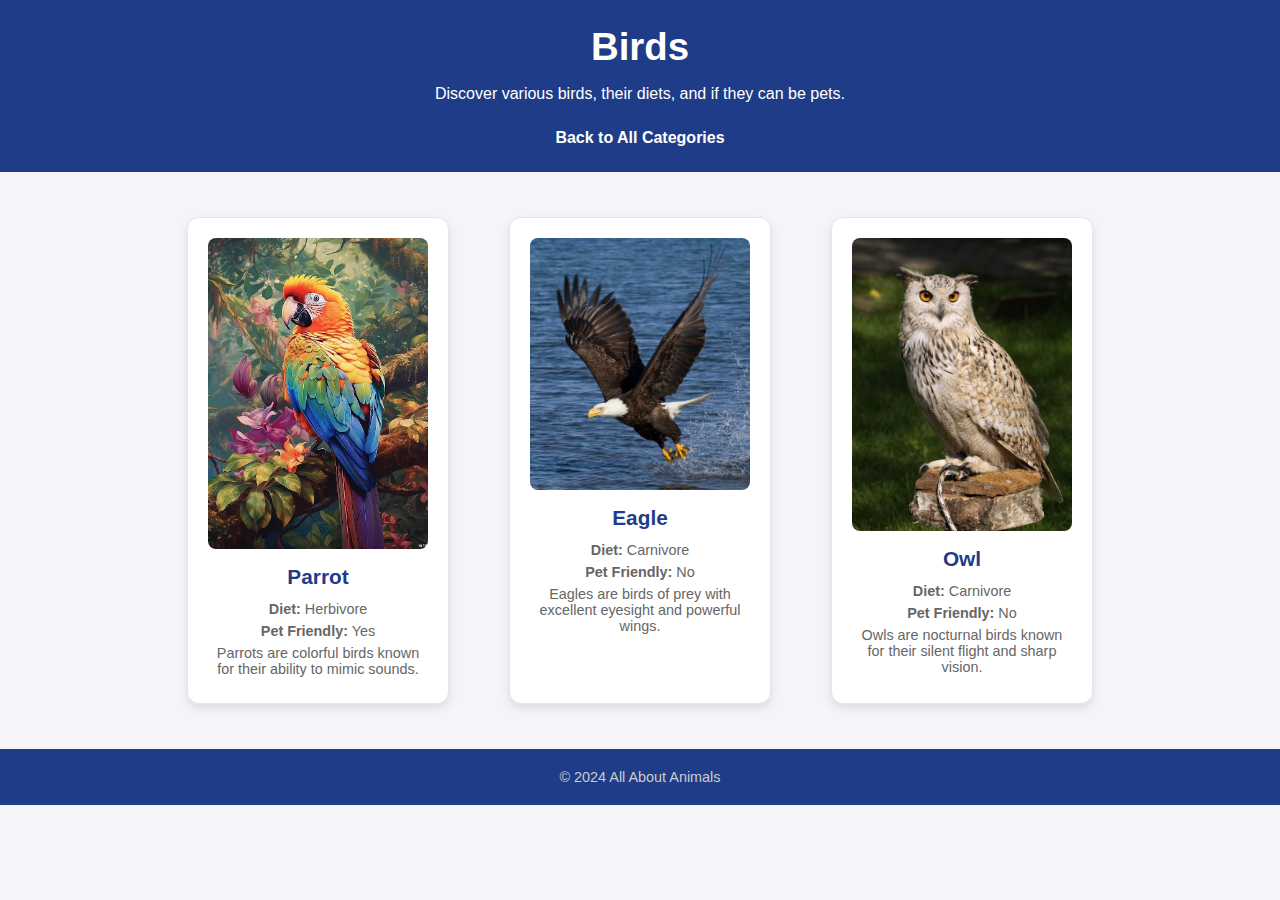
<file: Birds.html>
<!DOCTYPE html>
<html lang="en">
<head>
  <meta charset="UTF-8">
  <meta name="viewport" content="width=device-width, initial-scale=1.0">
  <title>All About Birds</title>
  <link rel="stylesheet" href="style.css">
</head>
<body>

  <header>
    <h1>Birds</h1>
    <p>Discover various birds, their diets, and if they can be pets.</p>
    <a href="index.html" class="back-link">Back to All Categories</a>
  </header>

  <section id="birds">
    <div class="animal-list">
      <div class="animal-card">
        <img src="Parrot.jpg" alt="Parrot">
        <h3>Parrot</h3>
        <p><strong>Diet:</strong> Herbivore</p>
        <p><strong>Pet Friendly:</strong> Yes</p>
        <p>Parrots are colorful birds known for their ability to mimic sounds.</p>
      </div>

      <div class="animal-card">
        <img src="Eagle.jpg" alt="Eagle">
        <h3>Eagle</h3>
        <p><strong>Diet:</strong> Carnivore</p>
        <p><strong>Pet Friendly:</strong> No</p>
        <p>Eagles are birds of prey with excellent eyesight and powerful wings.</p>
      </div>

      <div class="animal-card">
        <img src="Owl.jpeg" alt="Owl">
        <h3>Owl</h3>
        <p><strong>Diet:</strong> Carnivore</p>
        <p><strong>Pet Friendly:</strong> No</p>
        <p>Owls are nocturnal birds known for their silent flight and sharp vision.</p>
      </div>
    </div>
  </section>

  <footer>
    <p>&copy; 2024 All About Animals</p>
  </footer>

</body>
</html>
</file>
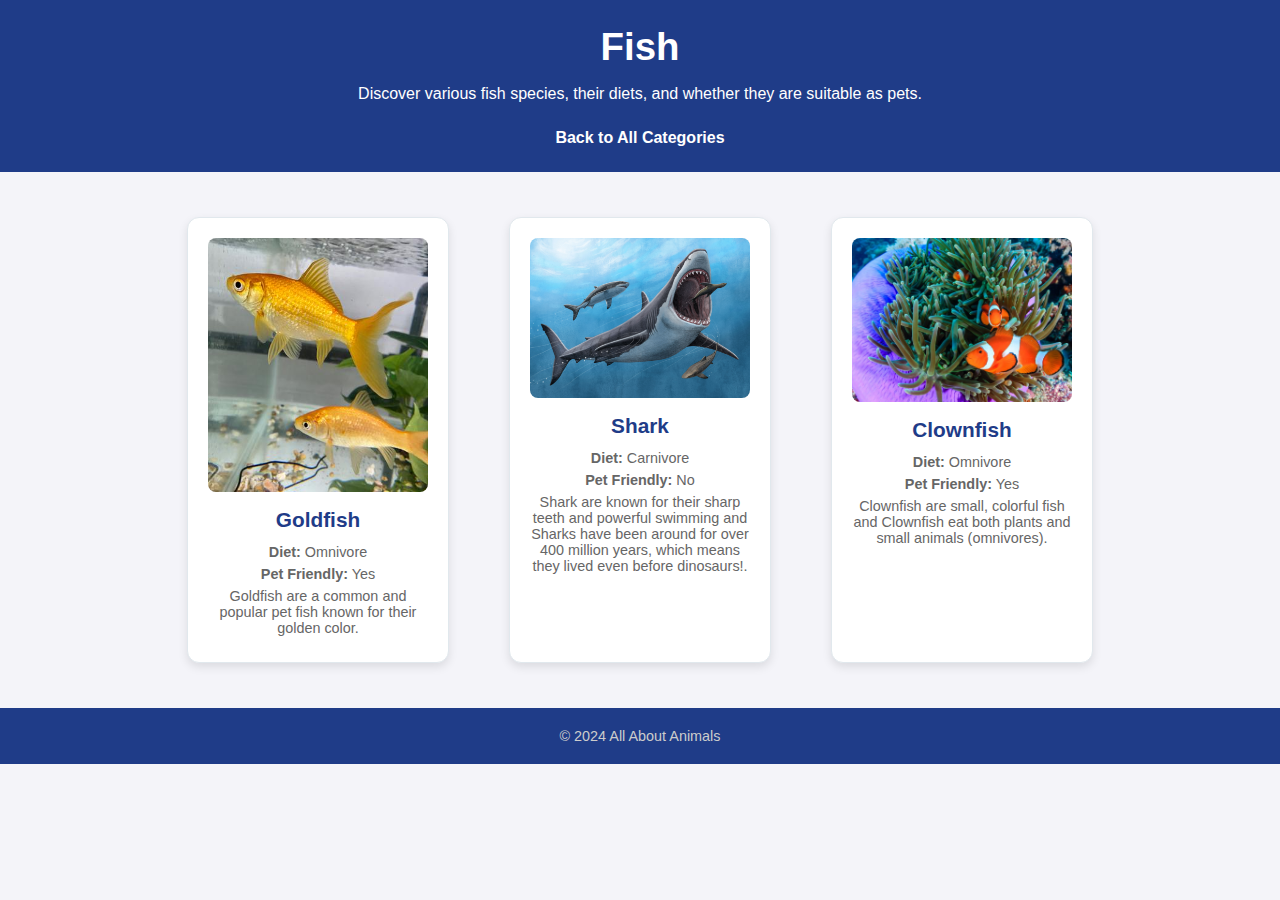
<file: fish.html>
<!DOCTYPE html>
<html lang="en">
<head>
  <meta charset="UTF-8">
  <meta name="viewport" content="width=device-width, initial-scale=1.0">
  <title>All About Fish</title>
  <link rel="stylesheet" href="./style.css">
</head>
<body>

  <header>
    <h1>Fish</h1>
    <p>Discover various fish species, their diets, and whether they are suitable as pets.</p>
    <a href="index.html" class="back-link">Back to All Categories</a>
  </header>

  <section id="fish">
    <div class="animal-list">
      <div class="animal-card">
        <img src="Goldfish.jpg" alt="Goldfish">
        <h3>Goldfish</h3>
        <p><strong>Diet:</strong> Omnivore</p>
        <p><strong>Pet Friendly:</strong> Yes</p>
        <p>Goldfish are a common and popular pet fish known for their golden color.</p>
      </div>

      <div class="animal-card">
        <img src="Shark.jpg" alt="Shark">
        <h3>Shark</h3>
        <p><strong>Diet:</strong> Carnivore</p>
        <p><strong>Pet Friendly:</strong> No</p>
        <p>Shark are known for their sharp teeth and powerful swimming and Sharks have been around for over 400 million years, which means they lived even before dinosaurs!.</p>
      </div>

      <div class="animal-card">
        <img src="Clownfish.jpg" alt="Clownfish">
        <h3>Clownfish</h3>
        <p><strong>Diet:</strong> Omnivore</p>
        <p><strong>Pet Friendly:</strong> Yes</p>
        <p>Clownfish are small, colorful fish and Clownfish eat both plants and small animals (omnivores).</p>
      </div>
    </div>
  </section>

  <footer>
    <p>&copy; 2024 All About Animals</p>
  </footer>

</body>
</html>
</file>
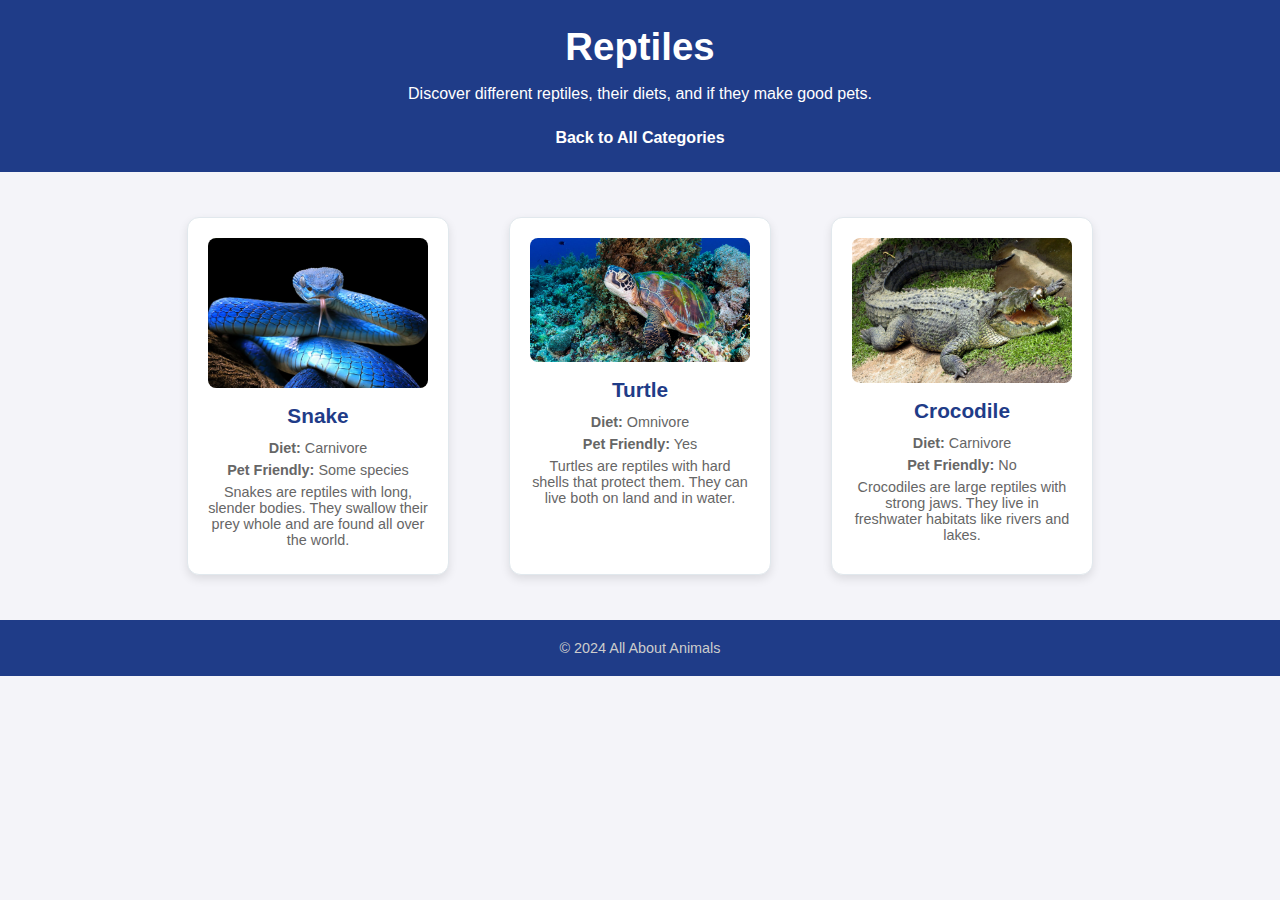
<file: Reptiles.html>
<!DOCTYPE html>
<html lang="en">
<head>
  <meta charset="UTF-8">
  <meta name="viewport" content="width=device-width, initial-scale=1.0">
  <title>All About Reptiles</title>
  <link rel="stylesheet" href="style.css">
</head>
<body>

  <header>
    <h1>Reptiles</h1>
    <p>Discover different reptiles, their diets, and if they make good pets.</p>
    <a href="index.html" class="back-link">Back to All Categories</a>
  </header>

  <section id="reptiles">
    <div class="animal-list">

      <div class="animal-card">
        <img src="Snake.webp" alt="Snake">
        <h3>Snake</h3>
        <p><strong>Diet:</strong> Carnivore</p>
        <p><strong>Pet Friendly:</strong> Some species</p>
        <p>Snakes are reptiles with long, slender bodies. They swallow their prey whole and are found all over the world.</p>
      </div>

      <div class="animal-card">
        <img src="Turtle.avif" alt="Turtle">
        <h3>Turtle</h3>
        <p><strong>Diet:</strong> Omnivore</p>
        <p><strong>Pet Friendly:</strong> Yes</p>
        <p>Turtles are reptiles with hard shells that protect them. They can live both on land and in water.</p>
      </div>

      <div class="animal-card">
        <img src="crocodile.webp" alt="Crocodile">
        <h3>Crocodile</h3>
        <p><strong>Diet:</strong> Carnivore</p>
        <p><strong>Pet Friendly:</strong> No</p>
        <p>Crocodiles are large reptiles with strong jaws. They live in freshwater habitats like rivers and lakes.</p>
      </div>
    </div>
  </section>

  <footer>
    <p>&copy; 2024 All About Animals</p>
  </footer>

</body>
</html>
</file>
<file: style.css>
/* body {
  font-family: Arial, sans-serif;
  background-color: #f4f4f9;
  color: #333333;
}

.intro {
  position: relative;
  text-align: center;
  color: white;
}

.intro-image {
  width: 100%;
  height: 80vh;
  object-fit: cover;
}

.intro-text {
  position: absolute;
  top: 50%;
  left: 50%;
  transform: translate(-50%, -50%);
  text-align: center;
}

.intro-text h1 {
  font-size: 2.5em;
  margin-bottom: 0.5em;
  color: black;
}

.intro-text p {
  font-size: 1.2em;
  margin-bottom: 1em;
  color: black;
}

.explore-btn {
  padding: 10px 20px;
  background-color: #4CAF50;
  color: #fff;
  font-weight: bold;
  border: none;
  border-radius: 8px;
  cursor: pointer;
  transition: background-color 0.3s ease;
}

.explore-btn:hover {
  background-color: #45a049;
}

.categories, .animal-list {
  text-align: center;
  margin: 30px;
}

.category-list a {
  display: inline-block;
  margin: 8px;
  padding: 10px 20px;
  background-color: #2176ae;
  color: #ffffff;
  text-decoration: none;
  border-radius: 30px;
  font-size: 1em;
  border: 2px solid #1f3c88;
  transition: background-color 0.3s ease, transform 0.2s ease;
}

.category-list a:hover {
  background-color: #1c5d99;
  transform: scale(1.05);
}

.information {
  padding: 2.5em;
  background-color: #eaeff2;
}

.information h1 {
  text-align: center;
  font-size: 2em;
  color: #333333;
}

.information hr {
  border: none;
  height: 3px;
  background-color: #1f3c88;
  width: 90%;
  margin: 1.5em auto;
  border-radius: 5px;
}

.information .content {
  display: flex;
  align-items: flex-start;
}

.information .text {
  flex: 1;
  padding-right: 20px;
}

.information .image img {
  width: 100%;
  max-width: 500px;
  height: auto;
}

header {
  background-color: #1f3c88;
  text-align: center;
  padding: 25px;
  color: #ffffff;
}

header h1 {
  color: #ffffff;
  font-size: 2.4em;
  margin: 0;
}

.carousel-section {
  background-color: #2555cf;
  padding: 20px;
  margin: 20px 0;
  text-align: center;
  color: #ffffff;
}

.carousel-title {
  font-size: 1.8em;
  margin-bottom: 15px;
}

.carousel-container {
  display: flex;
  align-items: center;
  justify-content: center;
  overflow: hidden;
  position: relative;
}

.carousel-track-container {
  overflow: hidden;
  width: 80%;
}

.carousel-track {
  display: flex;
  transition: transform 0.5s ease;
}
.carousel-item {
  min-width: 200px; 
  margin: 0 10px;
  background-color: #ffffff;
  padding: 15px; 
  border-radius: 8px;
  text-align: center;
  color: #333;
}

.carousel-item img {
  width: 100%;
  height: 140px; 
  object-fit: cover;
  border-radius: 8px;
}

.carousel-item p {
  margin-top: 10px;
  font-weight: bold;
}


.carousel-btn {
  background-color: #1f3c88;
  border: none;
  color: #ffffff;
  font-size: 1.5em;
  cursor: pointer;
  position: absolute;
  top: 50%;
  transform: translateY(-50%);
  padding: 12px;
  border-radius: 50%;
  box-shadow: 0 4px 8px rgba(0, 0, 0, 0.2); 
  transition: background-color 0.3s ease, transform 0.2s ease;
}

.carousel-btn:hover {
  background-color: #003366; 
  transform: scale(1.1); 
}

.left-btn {
  left: 15px;
}

.right-btn {
  right: 15px;
}


.animal-facts {
  background-color: #f0f3f5;
  padding: 20px;
  text-align: center;
  border-radius: 8px;
  margin: 20px 0;
}

.animal-facts h2 {
  color: #1f3c88;
  font-size: 1.8em;
  margin-bottom: 15px;
}

.animal-facts ul {
  list-style-type: none;
  padding: 0;
}

.animal-facts li {
  font-size: 1.1em;
  color: #333333;
  margin: 8px 0;
}

footer {
  background-color: #1f3c88;
  color: #ffffff;
  padding: 20px;
  text-align: center;
}

.footer-content {
  display: flex;
  flex-direction: column;
  align-items: center;
  gap: 10px;
}

.social-icons {
  display: flex;
  gap: 15px;
  justify-content: center;
}

.social-icons a {
  display: inline-flex;
  align-items: center;
  justify-content: center;
  width: 100px;
  height: 90px;
  border-radius: 50%;
  transition: transform 0.3s;
}

.social-icons a:hover {
  transform: scale(1.1);
}

.social-icons img {
  width: 50px;
  height: 50px;
}

footer p {
  margin: 0;
  font-size: 0.9em;
  color: #cccccc; 
}

.animal-list {
  display: flex;
  flex-wrap: wrap;
  justify-content: center;
  gap: 25px;
  padding: 25px;
}

.animal-card {
  background-color: #ffffff;
  width: 280px;
  border: 1px solid #e1e8ed;
  padding: 20px;
  margin: 10px auto;
  text-align: center;
  border-radius: 12px;
  box-shadow: 0 4px 10px rgba(0, 0, 0, 0.1);
}

.animal-card img {
  width: 100%;
  height: auto;
  border-radius: 8px;
}

.animal-card h3 {
  color: #1f3c88;
  margin: 12px 0;
  font-size: 1.3em;
}

.animal-card p {
  font-size: 0.9em;
  color: #666666;
  margin: 6px 0;
}

.back-link {
  color: #ffffff; 
  font-weight: bold;
  text-decoration: none;
  font-size: 1em;
  margin-top: 10px;
  display: inline-block;
  transition: color 0.3s ease;
}

.back-link:hover {
  color: #ffd700; 
} */


body {
  font-family: Arial, sans-serif;
  background-color: #f4f4f9;
  color: #333333;
  margin: 0;
  padding: 0;
}

header {
  background-color:  #1f3c88;
  text-align: center;
  padding: 25px;
  color: #ffffff;
}

header h1 {
  color: #ffffff;
  font-size: 2.4em;
  margin: 0;
}

.intro {
  position: relative;
  text-align: center;
}

.intro-image {
  width: 100%;
  height: 80vh;
  object-fit: cover;
}

.intro-text {
  position: absolute;
  top: 50%;
  left: 50%;
  transform: translate(-50%, -50%);
  color: black;
  text-align: center;
}

.intro-text h1 {
  font-size: 2.5em;
  margin-bottom: 0.5em;
  color: black;
}

.intro-text p {
  font-size: 1.2em;
  margin-bottom: 1em;
  color: black;
}

/* Explore Button */
.explore-btn {
  padding: 10px 20px;
  background-color: #4CAF50;
  color: #fff;
  font-weight: bold;
  border: none;
  border-radius: 8px;
  cursor: pointer;
  transition: background-color 0.3s ease;
}

.explore-btn:hover {
  background-color: #45a049;
}

/* Categories Section */
.categories, .animal-facts {
  text-align: center;
  margin: 30px;
}

.category-list a {
  display: inline-block;
  margin: 8px;
  padding: 10px 20px;
  background-color: #2176ae;
  color: #ffffff;
  text-decoration: none;
  border-radius: 30px;
  font-size: 1em;
  border: 2px solid #1f3c88;
  transition: background-color 0.3s ease, transform 0.2s ease;
}

.category-list a:hover {
  background-color: #1c5d99;
  transform: scale(1.05);
}

/* Information Section */
.information {
  padding: 2.5em;
  background-color: #eaeff2;
}

.information h1 {
  text-align: center;
  font-size: 2em;
  color: #333333;
}

.information hr {
  border: none;
  height: 3px;
  background-color: #1f3c88;
  width: 90%;
  margin: 1.5em auto;
  border-radius: 5px;
}

/* .information .content {
  display: flex;
  align-items: flex-start;
  gap: 20px;
  max-width: 800px;
  margin: 0 auto;
}

.information .text {
  flex: 1;
  padding-right: 20px;
}

.information .image img {
  width: 100%;
  max-width: 500px;
  height: auto;
  border-radius: 8px;
} */

/* .information .content {
  display: flex;
  align-items: flex-start; 
  gap: 30px; 
  max-width: 900px;
  margin: 0 auto; 
}

.information .text {
  flex: 2; 
  padding-right: 20px;
}

.information .image img {
  width: 100%;
  max-width: 400px; 
  height: auto;
  border-radius: 8px;
  box-shadow: 0 4px 10px rgba(0, 0, 0, 0.1); 
} */

/* Background color for the information section */
.information {
  padding: 2.5em;
  background-color: #eaeff2; /* Light blue background */
}

/* Header text color in the information section */
.information h1 {
  text-align: center;
  font-size: 2em;
  color: #1f3c88; /* Dark blue text color */
}

/* Horizontal line color under the header */
.information hr {
  border: none;
  height: 3px;
  background-color: #1f3c88; /* Dark blue color for the line */
  width: 90%;
  margin: 1.5em auto;
  border-radius: 5px;
}

.information .content {
  display: flex;
  align-items: flex-start; /* Aligns items at the top */
  gap: 5px; /* Minimal space between text and image */
  max-width: 1200px; /* Adjust the width as needed */
  margin: 0 auto;
}

.information .text {
  flex: 3; /* Increases width of the text section */
  line-height: 1.6; /* Improves readability */
  color: #333333;
}

.information .image {
  flex: 1; /* Smaller space for the image */
}

.information .image img {
  width: 100%;
  max-width: 350px; /* Adjust the image size */
  height: auto;
  border-radius: 8px;
  box-shadow: 0 4px 10px rgba(0, 0, 0, 0.1); /* Optional shadow for effect */
}



/* Carousel Section */
.carousel-section {
  background-color: #2555cf;
  padding: 20px;
  margin: 20px 0;
  text-align: center;
  color: #ffffff;
}

.carousel-title {
  font-size: 1.8em;
  margin-bottom: 15px;
}

.carousel-container {
  display: flex;
  align-items: center;
  justify-content: center;
  overflow: hidden;
  position: relative;
}

.carousel-track-container {
  overflow: hidden;
  width: 80%;
}

.carousel-track {
  display: flex;
  transition: transform 0.5s ease;
}

.carousel-item {
  min-width: 200px;
  margin: 0 10px;
  background-color: #ffffff;
  padding: 15px;
  border-radius: 8px;
  text-align: center;
  color: #333;
}

.carousel-item img {
  width: 100%;
  height: 140px;
  object-fit: cover;
  border-radius: 8px;
}

.carousel-item p {
  margin-top: 10px;
  font-weight: bold;
}

.carousel-btn {
  background-color: #1f3c88;
  border: none;
  color: #ffffff;
  font-size: 1.5em;
  cursor: pointer;
  position: absolute;
  top: 50%;
  transform: translateY(-50%);
  padding: 12px;
  border-radius: 50%;
  box-shadow: 0 4px 8px rgba(0, 0, 0, 0.2);
  transition: background-color 0.3s ease, transform 0.2s ease;
}

.carousel-btn:hover {
  background-color: #003366;
  transform: scale(1.1);
}

.left-btn {
  left: 15px;
}

.right-btn {
  right: 15px;
}

/* Animal Facts Section */
.animal-facts {
  background-color: #f0f3f5;
  padding: 20px;
  text-align: center;
  border-radius: 8px;
  margin: 20px 0;
}

.animal-facts h2 {
  color: #1f3c88;
  font-size: 1.8em;
  margin-bottom: 15px;
}

.animal-facts ul {
  list-style-type: none;
  padding: 0;
}

.animal-facts li {
  font-size: 1.1em;
  color: #333333;
  margin: 8px 0;
}




/* Footer */
footer {
  background-color: #1f3c88;
  color: #ffffff;
  padding: 20px;
  text-align: center;
}

.footer-content {
  display: flex;
  flex-direction: column;
  align-items: center;
  gap: 10px;
}

.social-icons {
  display: flex;
  gap: 15px;
  justify-content: center;
}

.social-icons a {
  display: inline-flex;
  align-items: center;
  justify-content: center;
  width: 50px;
  height: 50px;
  border-radius: 50%;
  transition: transform 0.3s;
}

.social-icons a:hover {
  transform: scale(1.1);
}

.social-icons img {
  width: 30px;
  height: 30px;
}

footer p {
  margin: 0;
  font-size: 0.9em;
  color: #cccccc;
}

/* Animal List and Cards */
/* .animal-list {
  display: flex;
  flex-wrap: wrap;
  justify-content: center;
  gap: 30px; 
  padding: 25px;
}*/

 .animal-card {
  background-color: #ffffff;
  /* width: 280px; */
  border: 1px solid #e1e8ed;
  padding: 20px;
  text-align: center;
  border-radius: 12px;
  box-shadow: 0 4px 10px rgba(0, 0, 0, 0.1);
  margin: 20px; 
    width: 220px; /* Reduced width to fit more cards */
} 

.animal-list {
  display: flex;
  flex-wrap: wrap;
  justify-content: center; /* Centers items if they don’t fit */
  gap: 20px;
  padding: 25px;
}


.animal-card img {
  width: 100%;
  height: auto;
  border-radius: 8px;
}

.animal-card h3 {
  color: #1f3c88;
  margin: 12px 0;
  font-size: 1.3em;
}

.animal-card p {
  font-size: 0.9em;
  color: #666666;
  margin: 6px 0;
}

/* Back Link */
.back-link {
  color: #ffffff;
  font-weight: bold;
  text-decoration: none;
  font-size: 1em;
  margin-top: 10px;
  display: inline-block;
  transition: color 0.3s ease;
}

.back-link:hover {
  color: #ffd700;
}
</file>
